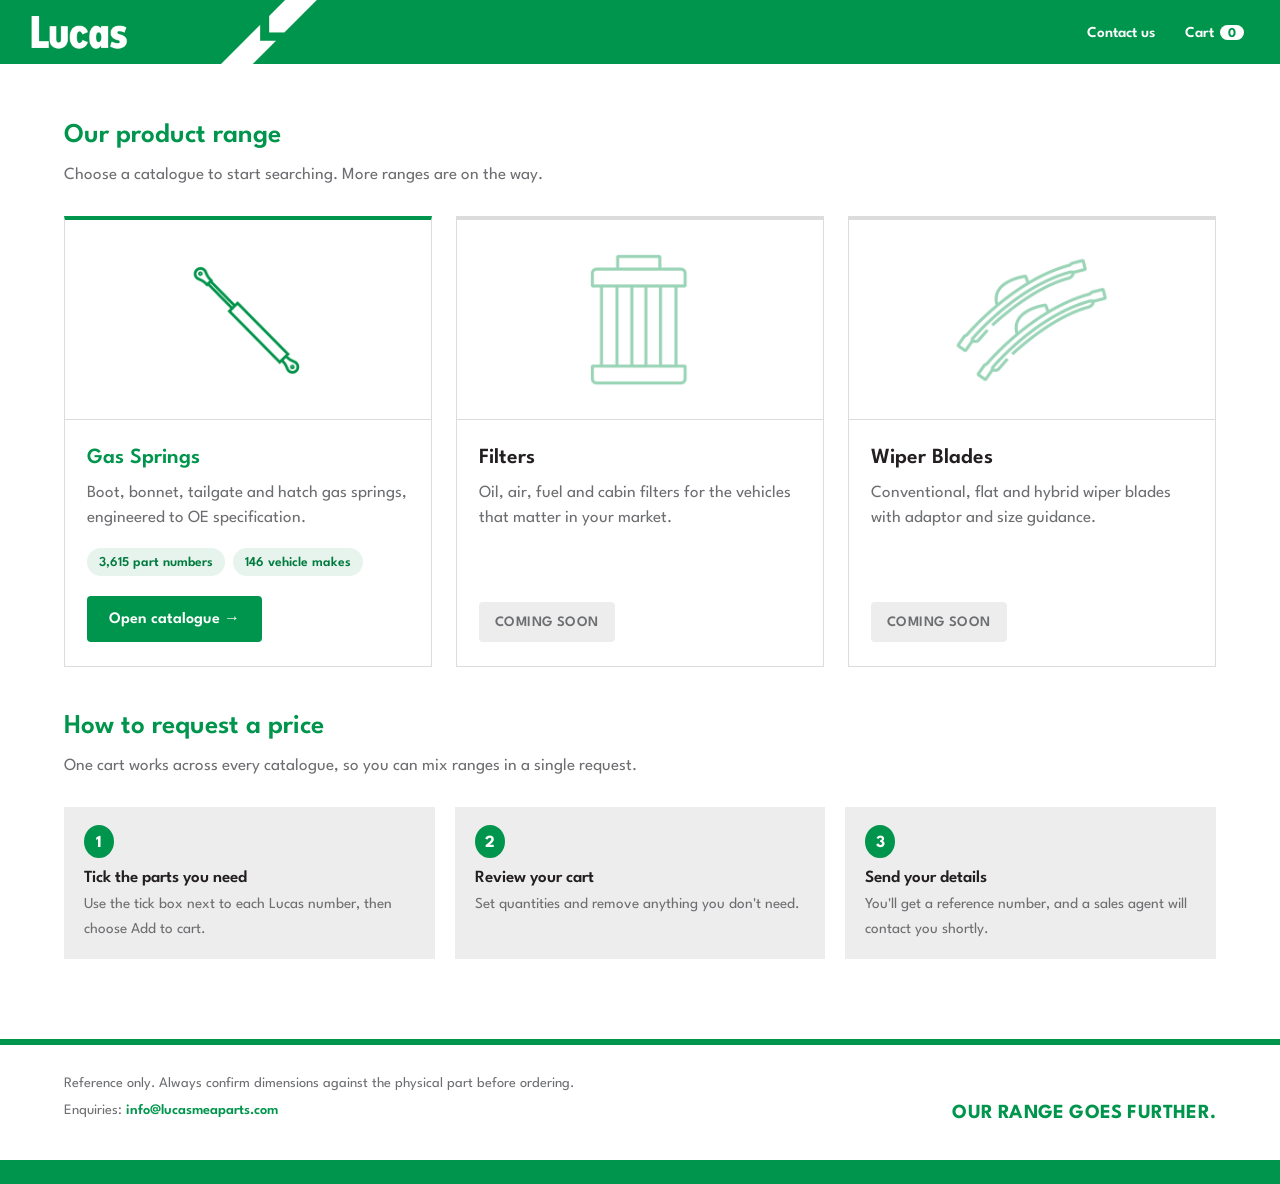
<file: index.html>
<!DOCTYPE html>
<html lang="en">
<head>
<meta charset="UTF-8">
<meta name="viewport" content="width=device-width, initial-scale=1.0">
<title>Lucas Online Catalogues</title>
<meta name="description" content="Search Lucas aftermarket parts by part number, vehicle, OE number or cross-reference. Gas springs available now; filters and wiper blades coming soon.">
<link rel="icon" type="image/png" href="assets/icon-gas-springs.png">
<link rel="stylesheet" href="assets/lucas-brand.css">
<style>
*{box-sizing:border-box;}
body{
  margin:0; background:#fff; color:var(--lucas-grey);
  font-family:var(--lucas-font); font-size:17px; line-height:1.5;
}
.wrap{max-width:1200px; margin:0 auto; padding:0 24px;}
h1,h2,h3{font-family:var(--lucas-font); color:var(--lucas-green); margin:0;}

.btn{
  display:inline-flex; align-items:center; gap:8px; background:var(--lucas-green); color:#fff;
  font-family:var(--lucas-font); font-weight:600; font-size:1rem; text-decoration:none;
  padding:12px 22px 10px; border-radius:4px; transition:background .15s;
}
.btn:hover{background:var(--lucas-green-dark);}
.btn:focus-visible{outline:3px solid var(--lucas-black); outline-offset:2px;}

.range{padding:52px 0 16px;}
.range h2, .range .range-title{font-weight:600; font-size:1.7rem; margin-bottom:6px;}
.range .lead{margin:0 0 28px;}
.grid{display:grid; grid-template-columns:repeat(auto-fit,minmax(280px,1fr)); gap:24px;}

.card{
  background:#fff; border:1px solid var(--lucas-border); border-top:4px solid var(--lucas-green);
  display:flex; flex-direction:column; transition:box-shadow .15s;
}
.card.live:hover{box-shadow:0 8px 24px rgba(35,31,32,0.10);}
.card .media{height:200px; display:flex; align-items:center; justify-content:center; border-bottom:1px solid var(--lucas-border);}
.card .media img{height:170px; width:170px; display:block;}
.card.soon{border-top-color:var(--lucas-border);}
.card.soon .media img{opacity:0.4;}
.card .body{padding:22px 22px 24px; display:flex; flex-direction:column; flex:1;}
.card h3{font-weight:600; font-size:1.35rem; margin-bottom:6px;}
.card.soon h3{color:var(--lucas-black);}
.card .desc{margin:0 0 16px; flex:1;}
.stats{display:flex; gap:8px; flex-wrap:wrap; margin-bottom:20px;}
.stat{background:var(--lucas-green-10); color:var(--lucas-green-dark); font-weight:600; font-size:0.85rem; padding:5px 12px 3px; border-radius:20px;}
.card .btn{align-self:flex-start;}
.badge-soon{
  align-self:flex-start; background:var(--lucas-grey-light); color:var(--lucas-grey);
  font-weight:600; font-size:0.9rem; padding:10px 16px 8px; border-radius:4px; text-transform:uppercase; letter-spacing:0.03em;
}

.bar-nav{margin-left:auto; display:flex; gap:6px; align-items:center;}
.bar-nav a{color:#fff; text-decoration:none; font-weight:600; font-size:0.95rem; padding:8px 12px 6px; border-radius:4px; white-space:nowrap;}
.bar-nav a:hover{background:rgba(255,255,255,0.15);}
.bar-nav b{background:#fff; color:var(--lucas-green); border-radius:20px; padding:2px 8px 0; margin-left:6px; font-size:0.85rem;}
.how{display:grid; grid-template-columns:repeat(3,1fr); gap:20px; margin:0 0 8px; padding:0; list-style:none; counter-reset:step;}
.how li{counter-increment:step; background:var(--lucas-grey-light); padding:18px 20px 16px; position:relative;}
.how li::before{content:counter(step); display:inline-flex; width:30px; height:30px; border-radius:50%; background:var(--lucas-green); color:#fff; font-weight:700; align-items:center; justify-content:center; margin-bottom:8px; padding-top:3px;}
.how b{display:block; color:var(--lucas-black); font-weight:600;}
.how span{font-size:0.95rem;}
footer{margin-top:56px;}
footer .rule{height:6px; background:var(--lucas-green);}
footer .inner{display:flex; justify-content:space-between; align-items:flex-end; gap:16px; flex-wrap:wrap; padding:28px 24px 32px; max-width:1200px; margin:0 auto; font-size:0.9rem;}
footer .notes p{margin:0 0 6px;}
footer a{color:var(--lucas-green); text-decoration:none; font-weight:600;}
footer a:hover{text-decoration:underline;}
footer .strapline{font-weight:700; color:var(--lucas-green); font-size:1.25rem; letter-spacing:0.01em; white-space:nowrap;}
footer .bar{height:24px; background:var(--lucas-green);}

@media (max-width:600px){
  body{font-size:16px;}
  .wrap{padding:0 16px;}
  .range{padding:40px 0 8px;}
  .how{grid-template-columns:1fr;}
  .bar-nav a{padding:6px 8px 4px; font-size:0.85rem;}
  .bar-nav a:first-child{display:none;}
  footer .inner{padding:24px 16px 28px;}
}
</style>
</head>
<body>
<header class="lucas-bar">
  <a href="/" aria-label="Lucas online catalogues home"><img class="lucas-logo" src="assets/lucas-logo.png" alt="Lucas"></a>
  <nav class="bar-nav" aria-label="Main">
    <a href="cart/#contact">Contact us</a>
    <a href="cart/">Cart<b data-cart-count>0</b></a>
  </nav>
</header>

<main class="wrap">
  <section class="range">
    <h1 class="range-title">Our product range</h1>
    <p class="lead">Choose a catalogue to start searching. More ranges are on the way.</p>
    <div class="grid">

      <article class="card live">
        <div class="media"><img src="assets/icon-gas-springs.png" alt=""></div>
        <div class="body">
          <h3>Gas Springs</h3>
          <p class="desc">Boot, bonnet, tailgate and hatch gas springs, engineered to OE specification.</p>
          <div class="stats"><span class="stat">3,615 part numbers</span><span class="stat">146 vehicle makes</span></div>
          <a class="btn" href="gas-springs/">Open catalogue &rarr;</a>
        </div>
      </article>

      <article class="card soon">
        <div class="media"><img src="assets/icon-filters.png" alt=""></div>
        <div class="body">
          <h3>Filters</h3>
          <p class="desc">Oil, air, fuel and cabin filters for the vehicles that matter in your market.</p>
          <span class="badge-soon">Coming soon</span>
        </div>
      </article>

      <article class="card soon">
        <div class="media"><img src="assets/icon-wiper-blades.png" alt=""></div>
        <div class="body">
          <h3>Wiper Blades</h3>
          <p class="desc">Conventional, flat and hybrid wiper blades with adaptor and size guidance.</p>
          <span class="badge-soon">Coming soon</span>
        </div>
      </article>

    </div>
  </section>

  <section class="range" aria-labelledby="howTitle" style="padding-top:24px">
    <h2 id="howTitle">How to request a price</h2>
    <p class="lead">One cart works across every catalogue, so you can mix ranges in a single request.</p>
    <ol class="how">
      <li><b>Tick the parts you need</b><span>Use the tick box next to each Lucas number, then choose Add to cart.</span></li>
      <li><b>Review your cart</b><span>Set quantities and remove anything you don't need.</span></li>
      <li><b>Send your details</b><span>You'll get a reference number, and a sales agent will contact you shortly.</span></li>
    </ol>
  </section>
</main>

<footer>
  <div class="rule"></div>
  <div class="inner">
    <div class="notes">
      <p>Reference only. Always confirm dimensions against the physical part before ordering.</p>
      <p>Enquiries: <a href="mailto:info@lucasmeaparts.com">info@lucasmeaparts.com</a></p>
    </div>
    <div class="strapline">OUR RANGE GOES FURTHER.</div>
  </div>
  <div class="bar"></div>
</footer>
<script src="assets/cart.js"></script>
</body>
</html>
</file>
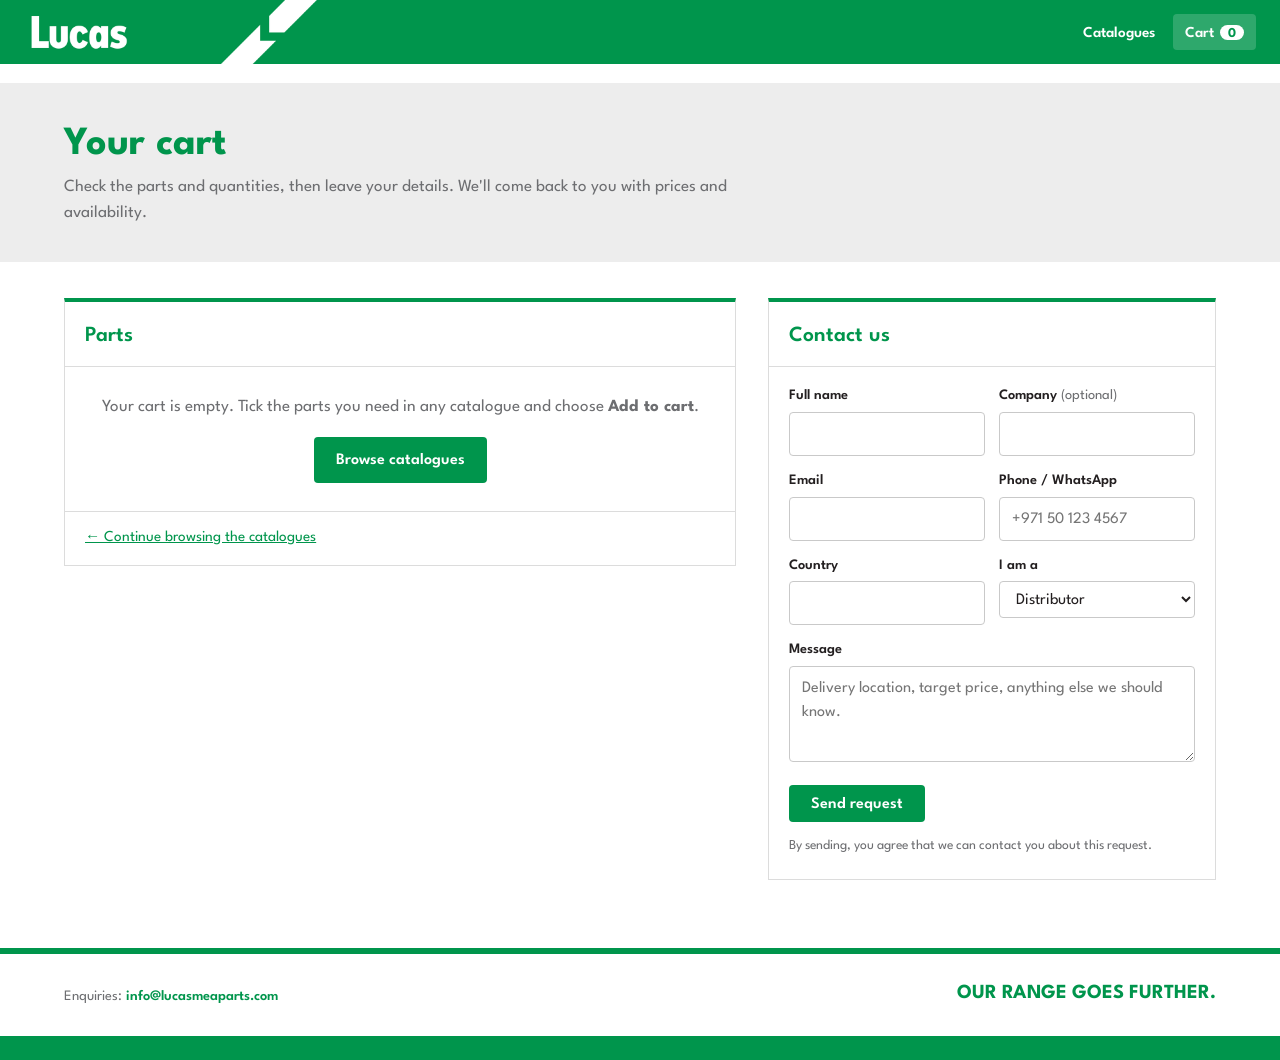
<file: cart/index.html>
<!DOCTYPE html>
<html lang="en">
<head>
<meta charset="UTF-8">
<meta name="viewport" content="width=device-width, initial-scale=1.0">
<title>Your Cart – Lucas Online Catalogues</title>
<meta name="robots" content="noindex">
<link rel="icon" type="image/png" href="/assets/icon-gas-springs.png">
<link rel="stylesheet" href="/assets/lucas-brand.css">
<style>
*{box-sizing:border-box;}
body{margin:0; background:#fff; color:var(--lucas-grey); font-family:var(--lucas-font); font-size:17px; line-height:1.5;}
.wrap{max-width:1200px; margin:0 auto; padding:0 24px;}
h1,h2,h3{font-family:var(--lucas-font); color:var(--lucas-green); margin:0;}
a{color:var(--lucas-green);}
.lucas-bar nav{margin-left:auto; display:flex; gap:6px; align-items:center;}
.lucas-bar nav a{color:#fff; text-decoration:none; font-weight:600; font-size:0.95rem; padding:8px 12px 6px; border-radius:4px; white-space:nowrap;}
.lucas-bar nav a:hover{background:rgba(255,255,255,0.15);}
.lucas-bar nav a.current{background:rgba(255,255,255,0.18);}
.lucas-bar nav b{background:#fff; color:var(--lucas-green); border-radius:20px; padding:2px 8px 0; margin-left:6px; font-size:0.85rem;}

.pagehead{background:var(--lucas-grey-light); padding:40px 0 36px; margin-top:19px;}
.pagehead h1{font-weight:700; font-size:clamp(1.8rem,4vw,2.5rem); line-height:1.1; margin-bottom:8px;}
.pagehead p{margin:0; max-width:680px;}

.layout{display:grid; grid-template-columns:minmax(0,1.5fr) minmax(320px,1fr); gap:32px; padding:36px 24px 20px; align-items:start;}
.panel{border:1px solid var(--lucas-border); border-top:4px solid var(--lucas-green); background:#fff;}
.panel-head{display:flex; justify-content:space-between; align-items:baseline; gap:12px; padding:18px 20px 14px; border-bottom:1px solid var(--lucas-border);}
.panel-head h2{font-size:1.35rem; font-weight:600;}
.panel-head .muted{font-size:0.9rem;}
.linkbtn{background:none; border:0; font:inherit; color:var(--lucas-grey); text-decoration:underline; cursor:pointer; padding:0; font-size:0.9rem;}
.linkbtn:hover{color:var(--lucas-black);}

table{width:100%; border-collapse:collapse; font-size:0.95rem;}
th{text-align:left; font-weight:600; color:var(--lucas-black); background:var(--lucas-grey-light); padding:10px 12px 8px; font-size:0.8rem; text-transform:uppercase; letter-spacing:0.04em;}
td{padding:12px; border-top:1px solid var(--lucas-border); vertical-align:middle;}
td.no{font-weight:700; color:var(--lucas-green); white-space:nowrap;}
td.desc{color:var(--lucas-black);}
td.desc small{display:block; color:var(--lucas-grey); font-size:0.82rem; margin-top:2px;}
td.qty input{width:78px; padding:8px 8px 6px; border:1px solid var(--lucas-border); border-radius:4px; font:inherit; text-align:center;}
td.rm button{background:none; border:0; cursor:pointer; color:var(--lucas-grey); font:inherit; font-size:0.85rem; text-decoration:underline; padding:4px;}
td.rm button:hover{color:#b3261e;}
.cat-row td{background:#f7f7f7; font-weight:600; color:var(--lucas-black); font-size:0.85rem; text-transform:uppercase; letter-spacing:0.04em; padding:8px 12px 6px;}
.empty{padding:28px 20px; text-align:center;}
.empty p{margin:0 0 16px;}
.continue{padding:14px 20px 16px; border-top:1px solid var(--lucas-border); font-size:0.95rem;}

.btn{display:inline-flex; align-items:center; justify-content:center; gap:8px; background:var(--lucas-green); color:#fff; font-family:var(--lucas-font); font-weight:600; font-size:1rem; text-decoration:none; padding:12px 22px 10px; border-radius:4px; border:0; cursor:pointer;}
.btn:hover{background:var(--lucas-green-dark);}
.btn:disabled{opacity:0.6; cursor:progress;}
.btn:focus-visible, input:focus-visible, select:focus-visible, textarea:focus-visible, .linkbtn:focus-visible{outline:3px solid var(--lucas-black); outline-offset:2px;}

form{padding:18px 20px 22px; display:grid; gap:14px;}
.two{display:grid; grid-template-columns:1fr 1fr; gap:14px;}
label{display:block; font-weight:600; color:var(--lucas-black); font-size:0.9rem; margin-bottom:5px;}
label .opt{font-weight:400; color:var(--lucas-grey);}
input[type=text],input[type=email],input[type=tel],select,textarea{width:100%; padding:10px 12px 8px; border:1px solid #c9c9c9; border-radius:4px; font:inherit; font-size:1rem; color:var(--lucas-black); background:#fff;}
textarea{min-height:96px; resize:vertical;}
.invalid{border-color:#b3261e!important; background:#fdf3f2!important;}
.err{display:none; color:#b3261e; font-size:0.85rem; margin-top:4px;}
.invalid + .err{display:block;}
.note{font-size:0.85rem;}
.status{display:none; padding:12px 14px; border-radius:4px; font-size:0.95rem;}
.status.show{display:block;}
.status.bad{background:#fdf3f2; color:#8c1d18; border:1px solid #f2c7c3;}

.thanks{max-width:720px; margin:40px auto 20px; text-align:center; padding:40px 24px; border:1px solid var(--lucas-border); border-top:4px solid var(--lucas-green);}
.thanks .tick{width:64px; height:64px; border-radius:50%; background:var(--lucas-green); display:flex; align-items:center; justify-content:center; margin:0 auto 18px;}
.thanks h1{font-size:clamp(1.7rem,4vw,2.3rem); margin-bottom:10px;}
.ref{display:inline-flex; align-items:center; gap:12px; margin:18px 0 8px; padding:14px 18px 12px; background:var(--lucas-green-10); border:1px dashed var(--lucas-green); border-radius:6px; flex-wrap:wrap; justify-content:center;}
.ref span{font-size:0.85rem; text-transform:uppercase; letter-spacing:0.05em; color:var(--lucas-grey);}
.ref strong{font-size:1.6rem; color:var(--lucas-black); letter-spacing:0.04em;}
.ref button{font:inherit; font-size:0.85rem; background:#fff; border:1px solid var(--lucas-green); color:var(--lucas-green); border-radius:4px; padding:6px 10px 4px; cursor:pointer;}
.thanks .sub{max-width:520px; margin:10px auto 26px;}
.ty-actions{display:flex; gap:12px; justify-content:center; flex-wrap:wrap;}
.btn.outline{background:#fff; color:var(--lucas-green); border:2px solid var(--lucas-green); padding:10px 20px 8px;}
.btn.outline:hover{background:var(--lucas-green-10);}

footer{margin-top:48px;}
footer .rule{height:6px; background:var(--lucas-green);}
footer .inner{display:flex; justify-content:space-between; align-items:flex-end; gap:16px; flex-wrap:wrap; padding:24px 24px 28px; max-width:1200px; margin:0 auto; font-size:0.9rem;}
footer a{font-weight:600; text-decoration:none;}
footer .strapline{font-weight:700; color:var(--lucas-green); font-size:1.25rem; white-space:nowrap;}
footer .bar{height:24px; background:var(--lucas-green);}

@media (max-width:900px){ .layout{grid-template-columns:1fr;} }
@media (max-width:600px){
  body{font-size:16px;}
  .wrap{padding:0 16px;} .layout{padding:24px 16px 12px;}
  .lucas-bar nav a{padding:6px 8px 4px; font-size:0.85rem;}
  .lucas-bar nav a:first-child{display:none;}
  .two{grid-template-columns:1fr;}
  thead{display:none;}
  table, tbody, tr, td{display:block; width:100%;}
  tr.item{display:grid; grid-template-columns:1fr auto; gap:2px 12px; padding:12px 16px; border-top:1px solid var(--lucas-border);}
  tr.item td{border:0; padding:0;}
  tr.item td.no{grid-column:1;} tr.item td.qty{grid-column:2; grid-row:1 / span 2;}
  tr.item td.desc{grid-column:1;} tr.item td.oe{grid-column:1; font-size:0.85rem;}
  tr.item td.rm{grid-column:2; text-align:right;}
  tr.item td.oe::before{content:"OE: ";}
  .cat-row td{padding:8px 16px 6px;}
}
</style>
</head>
<body>
<header class="lucas-bar">
  <a href="/" aria-label="Lucas online catalogues home"><img class="lucas-logo" src="/assets/lucas-logo.png" alt="Lucas"></a>
  <nav aria-label="Main">
    <a href="/">Catalogues</a>
    <a href="/cart/" class="current" aria-current="page">Cart<b data-cart-count>0</b></a>
  </nav>
</header>

<div id="app">
  <section class="pagehead">
    <div class="wrap">
      <h1 id="title">Your cart</h1>
      <p id="intro">Check the parts and quantities, then leave your details. We'll come back to you with prices and availability.</p>
    </div>
  </section>

  <div class="wrap layout">
    <section class="panel" aria-labelledby="partsTitle">
      <div class="panel-head">
        <h2 id="partsTitle">Parts <span class="muted" id="partsCount"></span></h2>
        <button type="button" class="linkbtn" id="clearAll" hidden>Remove all</button>
      </div>
      <div id="items"></div>
      <div class="continue"><a href="/">&larr; Continue browsing the catalogues</a></div>
    </section>

    <section class="panel" aria-labelledby="formTitle" id="contact">
      <div class="panel-head"><h2 id="formTitle">Request for price</h2></div>
      <form id="rfq" novalidate>
        <div class="two">
          <div><label for="f-name">Full name</label><input type="text" id="f-name" autocomplete="name" required><div class="err">Enter your name.</div></div>
          <div><label for="f-company">Company <span class="opt">(optional)</span></label><input type="text" id="f-company" autocomplete="organization"></div>
        </div>
        <div class="two">
          <div><label for="f-email">Email</label><input type="email" id="f-email" autocomplete="email" required><div class="err">Enter an email address like name@company.com.</div></div>
          <div><label for="f-phone">Phone / WhatsApp</label><input type="tel" id="f-phone" autocomplete="tel" placeholder="+971 50 123 4567" required><div class="err">Enter a phone number.</div></div>
        </div>
        <div class="two">
          <div><label for="f-country">Country</label><input type="text" id="f-country" autocomplete="country-name" required><div class="err">Enter your country.</div></div>
          <div><label for="f-type">I am a</label>
            <select id="f-type"><option>Distributor</option><option>Parts store</option><option>Workshop</option><option>Fleet operator</option><option>Other</option></select></div>
        </div>
        <div><label for="f-msg">Message <span class="opt" id="msgOpt">(optional)</span></label>
          <textarea id="f-msg" placeholder="Delivery location, target price, anything else we should know."></textarea><div class="err">Tell us what you need.</div></div>
        <input type="checkbox" id="botcheck" tabindex="-1" autocomplete="off" style="display:none" aria-hidden="true">
        <div><button class="btn" type="submit" id="sendBtn">Send request</button></div>
        <p class="note" style="margin:0">By sending, you agree that we can contact you about this request.</p>
        <div class="status bad" id="status" role="alert"></div>
      </form>
    </section>
  </div>
</div>

<footer>
  <div class="rule"></div>
  <div class="inner">
    <div>Enquiries: <a href="mailto:info@lucasmeaparts.com">info@lucasmeaparts.com</a></div>
    <div class="strapline">OUR RANGE GOES FURTHER.</div>
  </div>
  <div class="bar"></div>
</footer>

<script src="/assets/cart.js"></script>
<script src="/assets/rfq-excel.js"></script>
<script src="/assets/rfq-link.js"></script>
<script>
(function(){
  'use strict';
  var EMAIL = 'info@lucasmeaparts.com';
  // Main handler: Google Apps Script web app (emails sales with the Excel attached + confirms to the customer).
  // Paste the Web app URL (ends in /exec) between the quotes. Leave empty to use the backup below only.
  var RFQ_ENDPOINT = '';
  // Backup: Web3Forms (same inbox as the Stravik site). Used if the main handler is not set up or fails.
  var W3F_KEY = '9c667917-0eb8-4e60-b6f0-0dd8276a0b08';
  var cart = window.LucasCart;
  var $ = function(id){ return document.getElementById(id); };
  function esc(s){ return String(s == null ? '' : s).replace(/&/g,'&amp;').replace(/</g,'&lt;').replace(/>/g,'&gt;').replace(/"/g,'&quot;'); }

  function render(){
    var items = cart.items();
    var box = $('items');
    $('clearAll').hidden = items.length === 0;
    $('partsCount').textContent = items.length ? '(' + items.length + ')' : '';
    $('formTitle').textContent = items.length ? 'Request for price' : 'Contact us';
    $('msgOpt').textContent = items.length ? '(optional)' : '';
    if (!items.length){
      box.innerHTML = '<div class="empty"><p>Your cart is empty. Tick the parts you need in any catalogue and choose <b>Add to cart</b>.</p><a class="btn" href="/">Browse catalogues</a></div>';
      return;
    }
    var groups = {}, order = [];
    items.forEach(function(it){ var c = it.catalogue || 'Other'; if(!groups[c]){ groups[c] = []; order.push(c); } groups[c].push(it); });
    var html = '<table><thead><tr><th>Lucas no.</th><th>Vehicle / application</th><th>OE no.</th><th>Qty</th><th><span style="position:absolute;left:-9999px">Remove</span></th></tr></thead><tbody>';
    order.forEach(function(c){
      if (order.length > 1 || c) html += '<tr class="cat-row"><td colspan="5">' + esc(c) + '</td></tr>';
      groups[c].forEach(function(it){
        html += '<tr class="item" data-no="' + esc(it.no) + '" data-cat="' + esc(it.catalogue) + '">' +
          '<td class="no">' + esc(it.no) + '</td>' +
          '<td class="desc">' + esc(it.make) + (it.app ? '<small>' + esc(it.app) + '</small>' : '') + '</td>' +
          '<td class="oe">' + esc(it.oe || '–') + '</td>' +
          '<td class="qty"><input type="number" min="1" max="99999" inputmode="numeric" value="' + (it.qty || 1) + '" aria-label="Quantity for ' + esc(it.no) + '"></td>' +
          '<td class="rm"><button type="button" aria-label="Remove ' + esc(it.no) + '">Remove</button></td></tr>';
      });
    });
    box.innerHTML = html + '</tbody></table>';
  }

  $('items').addEventListener('change', function(e){
    var tr = e.target.closest('tr.item'); if (!tr || !e.target.matches('.qty input')) return;
    cart.setQty(tr.getAttribute('data-no'), tr.getAttribute('data-cat'), e.target.value);
  });
  $('items').addEventListener('click', function(e){
    var b = e.target.closest('.rm button'); if (!b) return;
    var tr = b.closest('tr.item'); cart.remove(tr.getAttribute('data-no'), tr.getAttribute('data-cat'));
  });
  $('clearAll').addEventListener('click', function(){ if (confirm('Remove all parts from your cart?')) cart.clear(); });
  cart.onChange(render);
  render();

  function makeRef(){
    var d = new Date(), p = function(n){ return (n < 10 ? '0' : '') + n; };
    var chars = 'ABCDEFGHJKLMNPQRSTUVWXYZ23456789', s = '', r = new Uint32Array(4);
    (window.crypto || window.msCrypto).getRandomValues(r);
    for (var i = 0; i < 4; i++) s += chars[r[i] % chars.length];
    return 'LMEA-' + String(d.getFullYear()).slice(2) + p(d.getMonth() + 1) + p(d.getDate()) + '-' + s;
  }

  var form = $('rfq'), btn = $('sendBtn'), status = $('status');
  form.addEventListener('submit', function(ev){
    ev.preventDefault();
    var items = cart.items();
    var v = function(id){ return $(id).value.trim(); };
    var checks = [['f-name', function(x){ return x.length > 0; }],
                  ['f-email', function(x){ return /^[^@\s]+@[^@\s]+\.[^@\s]+$/.test(x); }],
                  ['f-phone', function(x){ return x.replace(/\D/g,'').length >= 6; }],
                  ['f-country', function(x){ return x.length > 0; }],
                  ['f-msg', function(x){ return items.length > 0 || x.length > 0; }]];
    var firstBad = null;
    checks.forEach(function(c){ var el = $(c[0]), ok = c[1](el.value.trim()); el.classList.toggle('invalid', !ok); if (!ok && !firstBad) firstBad = el; });
    if (firstBad){ firstBad.focus(); return; }

    var ref = makeRef();
    var partsText = items.length ? items.map(function(it, i){
      return (i + 1) + '. ' + it.no + '  x ' + it.qty + '  |  ' + (it.catalogue || '') + '  |  ' + [it.make, it.app].filter(Boolean).join(' ') + (it.oe ? '  |  OE ' + it.oe : '');
    }).join('\n') : '(no parts, general enquiry)';
    var totalQty = items.reduce(function(s, it){ return s + (parseInt(it.qty, 10) || 1); }, 0);
    var who = v('f-company') || v('f-name');
    var subject = (items.length ? 'Price request ' : 'Enquiry ') + ref + ' | ' + items.length + ' part' + (items.length === 1 ? '' : 's') + ' | ' + who;
    var bodyText = 'Reference: ' + ref + '\nName: ' + v('f-name') + '\nCompany: ' + v('f-company') + '\nEmail: ' + v('f-email') +
      '\nPhone: ' + v('f-phone') + '\nCountry: ' + v('f-country') + '\nI am a: ' + v('f-type') +
      '\n\nParts (' + items.length + ' lines, ' + totalQty + ' pcs):\n' + partsText + '\n\nMessage:\n' + (v('f-msg') || '-');

    btn.disabled = true; btn.textContent = 'Sending…'; status.classList.remove('show');
    var req = { ref: ref, date: new Date(), name: v('f-name'), company: v('f-company'), email: v('f-email'), phone: v('f-phone'),
                country: v('f-country'), type: v('f-type'), message: v('f-msg'), items: items };
    var excelBlob = null;

    // 1) Build the Excel file (skipped for enquiries without parts; a failure here never blocks sending)
    var excelStep = (items.length && window.LucasRFQExcel)
      ? LucasRFQExcel.build(req).then(function(b){ excelBlob = b; return blobToBase64(b); }).catch(function(e){ console.warn('Excel not created', e); return null; })
      : Promise.resolve(null);

    // 2) Link that rebuilds the Excel file for the sales team (works with any email service, no attachment needed)
    var linkStep = (items.length && window.LucasRFQLink)
      ? LucasRFQLink.make(req).catch(function(e){ console.warn('Link not created', e); return ''; })
      : Promise.resolve('');
    var excelLink = '';

    Promise.all([excelStep, linkStep]).then(function(res){
      var b64 = res[0]; excelLink = res[1];
      // 2) Main handler (Apps Script): sales email with Excel + customer confirmation
      if (!RFQ_ENDPOINT) return sendBackup();
      return fetch(RFQ_ENDPOINT, {
        method: 'POST', redirect: 'follow',
        headers: { 'Content-Type': 'text/plain;charset=utf-8' },   // plain text avoids a CORS preflight
        body: JSON.stringify({
          ref: ref, name: req.name, company: req.company, email: req.email, phone: req.phone, country: req.country,
          type: req.type, message: req.message, botcheck: $('botcheck').checked, page: location.href,
          items: items.map(function(it){ return { no: it.no, catalogue: it.catalogue, make: it.make, app: it.app, oe: it.oe, qty: it.qty }; }),
          excel: b64 ? { name: LucasRFQExcel.fileName(ref), base64: b64 } : null,
          link: excelLink
        })
      }).then(function(r){ return r.json(); }).then(function(j){
        if (!j || !j.success) throw new Error(j && j.message || 'Request not accepted');
        return { confirmation: !!j.confirmation };
      }).catch(function(err){
        console.warn('Main handler failed, using backup:', err);
        if (/too many requests/i.test(err.message || '')) throw err;
        return sendBackup();
      });
    }).then(function(result){
      var name = v('f-name').split(' ')[0], email = v('f-email');
      cart.clear();
      thankYou(ref, name, email, items.length, result && result.confirmation, excelBlob);
    }).catch(function(err){
      var href = 'mailto:' + EMAIL + '?subject=' + encodeURIComponent(subject) + '&body=' + encodeURIComponent(bodyText);
      status.innerHTML = '<b>Your request wasn\'t sent.</b> Check your connection and try again, or <a href="' + href + '">email it to ' + EMAIL + '</a> instead. Your cart has been kept.<br><small>Details: ' + esc(err.message || 'Could not reach the form service') + '</small>';
      status.classList.add('show');
    }).then(function(){ btn.disabled = false; btn.textContent = 'Send request'; });

    function sendBackup(){
      return fetch('https://api.web3forms.com/submit', {
        method: 'POST',
        headers: { 'Content-Type': 'application/json', 'Accept': 'application/json' },
        body: JSON.stringify({
          access_key: W3F_KEY, subject: subject, from_name: 'Lucas online catalogue', replyto: v('f-email'),
          botcheck: $('botcheck').checked,
          reference: ref,
          'Excel parts list': excelLink || '(no parts, general enquiry)',
          name: v('f-name'), company: v('f-company'), email: v('f-email'), phone: v('f-phone'),
          country: v('f-country'), customer_type: v('f-type'),
          parts_count: items.length + ' lines, ' + totalQty + ' pcs', parts: partsText, message: v('f-msg') || '-'
        })
      }).then(function(r){
        return r.json().catch(function(){ return {}; }).then(function(j){ if (!r.ok || !j.success) throw new Error(j.message || ('Status ' + r.status)); return { confirmation: false }; });
      });
    }
  });

  function blobToBase64(blob){
    return new Promise(function(resolve, reject){
      var fr = new FileReader();
      fr.onload = function(){ resolve(String(fr.result).split(',')[1] || ''); };
      fr.onerror = function(){ reject(fr.error); };
      fr.readAsDataURL(blob);
    });
  }

  // Start loading the Excel library as soon as someone begins filling in the form
  form.addEventListener('focusin', function once(){ form.removeEventListener('focusin', once); if (window.LucasRFQExcel) LucasRFQExcel.preload().catch(function(){}); });

  function thankYou(ref, name, email, n, confirmed, excelBlob){
    $('app').innerHTML =
      '<div class="wrap"><section class="thanks" aria-labelledby="tyTitle">' +
      '<div class="tick" aria-hidden="true"><svg width="34" height="34" viewBox="0 0 24 24" fill="none" stroke="#fff" stroke-width="3" stroke-linecap="round" stroke-linejoin="round"><path d="M5 12.5l4.5 4.5L19 7.5"/></svg></div>' +
      '<h1 id="tyTitle" tabindex="-1">Thank you' + (name ? ', ' + esc(name) : '') + '</h1>' +
      '<p>' + (n ? 'Your request for price has been received.' : 'Your enquiry has been received.') + '</p>' +
      '<div class="ref"><span>Your reference number</span><strong id="refNo">' + esc(ref) + '</strong><button type="button" id="copyRef">Copy</button></div>' +
      '<p class="sub">A sales agent will contact you shortly at <b>' + esc(email) + '</b>.' +
        (confirmed ? ' We\'ve also emailed you a confirmation with your reference number and parts list.' : '') +
        ' Please quote this reference number in any correspondence.</p>' +
      '<div class="ty-actions">' +
        (excelBlob ? '<a class="btn outline" id="dlExcel" download="' + esc(LucasRFQExcel.fileName(ref)) + '">Download your parts list (Excel)</a>' : '') +
        '<a class="btn" href="/">Back to catalogues</a>' +
      '</div>' +
      '</section></div>';
    var h = $('tyTitle'); h.focus(); window.scrollTo(0, 0);
    if (excelBlob) $('dlExcel').href = URL.createObjectURL(excelBlob);
    $('copyRef').addEventListener('click', function(){
      var b = this;
      (navigator.clipboard ? navigator.clipboard.writeText(ref) : Promise.reject()).then(function(){ b.textContent = 'Copied'; }, function(){ b.textContent = 'Select and copy'; });
    });
  }
})();
</script>
</body>
</html>
</file>
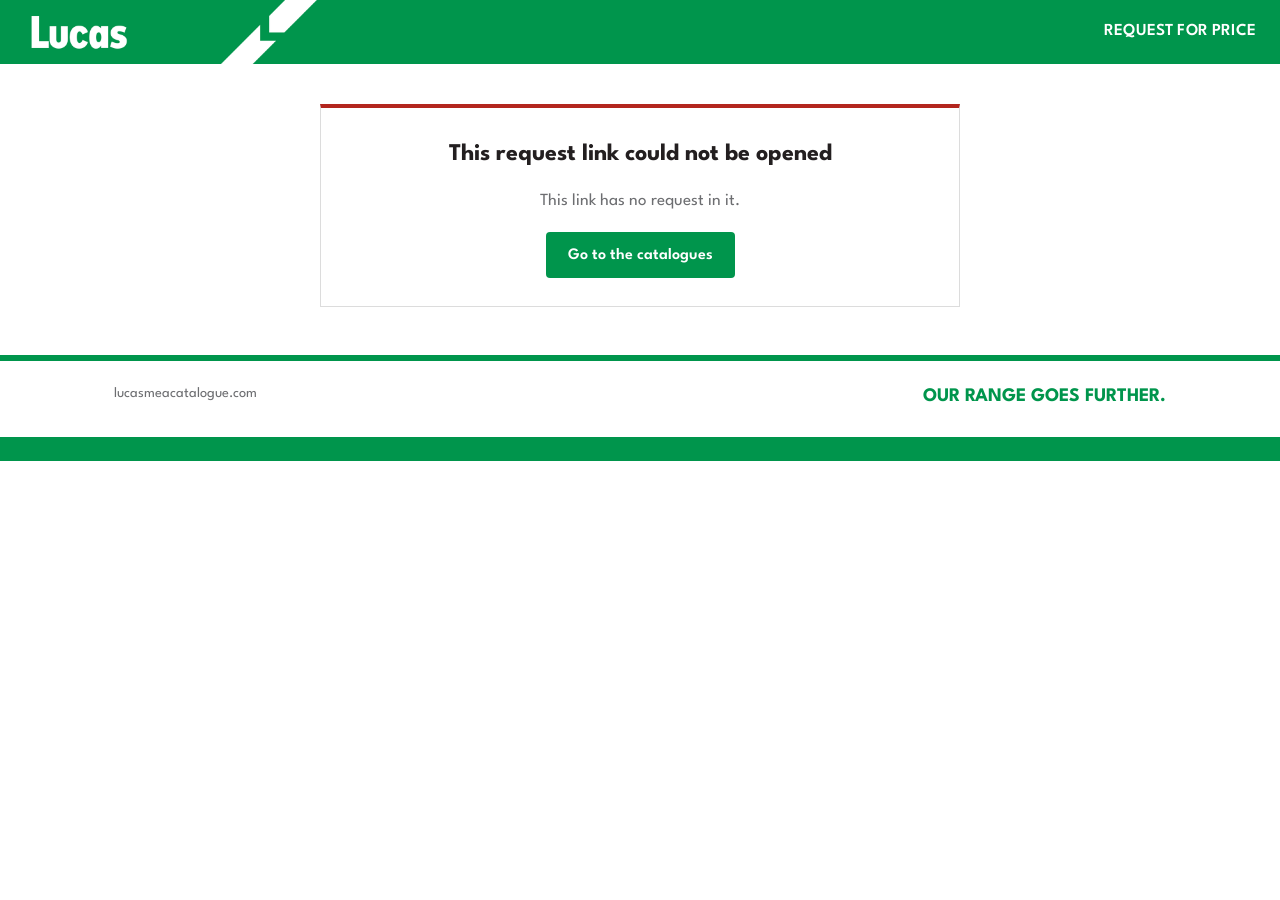
<file: rfq/index.html>
<!DOCTYPE html>
<html lang="en">
<head>
<meta charset="UTF-8">
<meta name="viewport" content="width=device-width, initial-scale=1.0">
<title>Request for Price – Lucas Online Catalogues</title>
<meta name="robots" content="noindex, nofollow">
<meta name="referrer" content="no-referrer">
<link rel="icon" type="image/png" href="/assets/icon-gas-springs.png">
<link rel="stylesheet" href="/assets/lucas-brand.css">
<style>
*{box-sizing:border-box;}
body{margin:0; background:#fff; color:var(--lucas-grey); font-family:var(--lucas-font); font-size:17px; line-height:1.5;}
.wrap{max-width:1100px; margin:0 auto; padding:0 24px;}
h1,h2{font-family:var(--lucas-font); color:var(--lucas-green); margin:0;}
a{color:var(--lucas-green);}
.pagehead{background:var(--lucas-grey-light); padding:36px 0 32px; margin-top:19px;}
.pagehead .eyebrow{text-transform:uppercase; letter-spacing:0.06em; font-size:0.85rem; font-weight:600;}
.pagehead h1{font-weight:700; font-size:clamp(1.7rem,4vw,2.4rem); line-height:1.1; margin:4px 0 8px; color:var(--lucas-black);}
.pagehead p{margin:0 0 18px;}
.actions{display:flex; gap:12px; flex-wrap:wrap; align-items:center;}
.btn{display:inline-flex; align-items:center; gap:8px; background:var(--lucas-green); color:#fff; font-family:var(--lucas-font); font-weight:600; font-size:1rem; text-decoration:none; padding:12px 22px 10px; border-radius:4px; border:0; cursor:pointer;}
.btn:hover{background:var(--lucas-green-dark);}
.btn:disabled{opacity:0.6; cursor:progress;}
.btn.outline{background:#fff; color:var(--lucas-green); border:2px solid var(--lucas-green); padding:10px 20px 8px;}
.btn.outline:hover{background:var(--lucas-green-10);}
.btn:focus-visible{outline:3px solid var(--lucas-black); outline-offset:2px;}
.note{font-size:0.9rem;}
section{margin:32px 0;}
section h2{font-size:1.3rem; font-weight:600; margin-bottom:10px;}
table{width:100%; border-collapse:collapse; font-size:0.95rem;}
.details td{border:1px solid var(--lucas-border); padding:8px 12px 6px; vertical-align:top; color:var(--lucas-black);}
.details td:first-child{width:180px; background:var(--lucas-grey-light); color:var(--lucas-grey); font-weight:600; font-size:0.85rem;}
.parts th{text-align:left; font-weight:600; color:#fff; background:var(--lucas-green); padding:10px 12px 8px; font-size:0.8rem; text-transform:uppercase; letter-spacing:0.04em;}
.parts td{padding:10px 12px 8px; border-bottom:1px solid var(--lucas-border); vertical-align:top; color:var(--lucas-black);}
.parts td.no{font-weight:700; color:var(--lucas-green); white-space:nowrap;}
.parts td small{display:block; color:var(--lucas-grey); font-size:0.82rem;}
.parts td.qty{text-align:center; font-weight:700;}
.parts tr.total td{background:var(--lucas-green-10); font-weight:700; border-top:2px solid var(--lucas-green);}
.scroll{overflow-x:auto; border:1px solid var(--lucas-border);}
.error{margin:40px auto; max-width:640px; padding:28px; border:1px solid var(--lucas-border); border-top:4px solid #b3261e; text-align:center;}
.error h1{color:var(--lucas-black); font-size:1.5rem; margin-bottom:8px;}
footer{margin-top:48px;}
footer .rule{height:6px; background:var(--lucas-green);}
footer .inner{display:flex; justify-content:space-between; gap:16px; flex-wrap:wrap; padding:22px 24px 26px; max-width:1100px; margin:0 auto; font-size:0.9rem;}
footer .strapline{font-weight:700; color:var(--lucas-green); font-size:1.2rem;}
footer .bar{height:24px; background:var(--lucas-green);}
@media (max-width:600px){ body{font-size:16px;} .wrap{padding:0 16px;} .details td:first-child{width:120px;} .parts th:nth-child(4), .parts td:nth-child(4){display:none;} }
</style>
</head>
<body>
<header class="lucas-bar">
  <a href="/" aria-label="Lucas online catalogues home"><img class="lucas-logo" src="/assets/lucas-logo.png" alt="Lucas"></a>
  <span class="bar-title">Request for price</span>
</header>

<main id="app">
  <div class="wrap"><p style="padding:40px 0">Loading the request…</p></div>
</main>

<footer>
  <div class="rule"></div>
  <div class="inner"><span>lucasmeacatalogue.com</span><span class="strapline">OUR RANGE GOES FURTHER.</span></div>
  <div class="bar"></div>
</footer>

<script src="/assets/rfq-link.js"></script>
<script src="/assets/rfq-excel.js"></script>
<script>
(function(){
  'use strict';
  var app = document.getElementById('app');
  function esc(s){ return String(s == null ? '' : s).replace(/&/g,'&amp;').replace(/</g,'&lt;').replace(/>/g,'&gt;').replace(/"/g,'&quot;'); }
  function pad(n){ return (n < 10 ? '0' : '') + n; }
  function fmt(d){ return pad(d.getDate()) + '/' + pad(d.getMonth() + 1) + '/' + d.getFullYear() + ' ' + pad(d.getHours()) + ':' + pad(d.getMinutes()); }

  window.addEventListener('hashchange', function(){ location.reload(); });
  LucasRFQLink.read(location.hash).then(function(req){
    document.title = 'Request for Price ' + req.ref + ' – Lucas';
    var total = req.items.reduce(function(s, it){ return s + (Number(it.qty) || 0); }, 0);
    var rows = [['Reference', '<b>' + esc(req.ref) + '</b>'], ['Received', esc(fmt(req.date))], ['Name', esc(req.name)], ['Company', esc(req.company || '–')],
      ['Email', req.email ? '<a href="mailto:' + esc(req.email) + '?subject=' + encodeURIComponent('Your request for price ' + req.ref) + '">' + esc(req.email) + '</a>' : '–'],
      ['Phone / WhatsApp', esc(req.phone || '–')], ['Country', esc(req.country || '–')], ['Customer type', esc(req.type || '–')],
      ['Message', esc(req.message || '–').replace(/\n/g, '<br>')]];
    app.innerHTML =
      '<div class="pagehead"><div class="wrap">' +
        '<div class="eyebrow">Request for price</div>' +
        '<h1>' + esc(req.ref) + '</h1>' +
        '<p>' + esc(req.company || req.name) + ' · ' + req.items.length + ' line' + (req.items.length === 1 ? '' : 's') + ', ' + total + ' pcs · ' + esc(fmt(req.date)) + '</p>' +
        '<div class="actions">' +
          (req.items.length ? '<button class="btn" id="dl" type="button">Download Excel</button>' : '') +
          (req.email ? '<a class="btn outline" href="mailto:' + esc(req.email) + '?subject=' + encodeURIComponent('Your request for price ' + req.ref) + '">Reply to customer</a>' : '') +
        '</div>' +
        '<p class="note" id="dlNote" style="margin:10px 0 0"></p>' +
      '</div></div>' +
      '<div class="wrap">' +
        '<section><h2>Customer</h2><table class="details">' + rows.map(function(r){ return '<tr><td>' + r[0] + '</td><td>' + r[1] + '</td></tr>'; }).join('') + '</table></section>' +
        (req.items.length ? '<section><h2>Parts</h2><div class="scroll"><table class="parts"><thead><tr><th>#</th><th>Lucas no.</th><th>Vehicle / application</th><th>OE no.</th><th style="text-align:center">Qty</th></tr></thead><tbody>' +
          req.items.map(function(it, i){
            return '<tr><td>' + (i + 1) + '</td><td class="no">' + esc(it.no) + '<small>' + esc(it.catalogue) + '</small></td><td>' + esc(it.make) + (it.app ? '<small>' + esc(it.app) + '</small>' : '') + '</td><td>' + esc(it.oe || '–') + '</td><td class="qty">' + esc(it.qty) + '</td></tr>';
          }).join('') +
          '<tr class="total"><td colspan="4" style="text-align:right">Total</td><td class="qty">' + total + '</td></tr></tbody></table></div></section>' : '') +
      '</div>';

    var btn = document.getElementById('dl'), note = document.getElementById('dlNote');
    if (btn) {
      LucasRFQExcel.preload().catch(function(){});
      btn.addEventListener('click', function(){
        btn.disabled = true; btn.textContent = 'Preparing Excel…'; note.textContent = '';
        LucasRFQExcel.build(req).then(function(blob){
          var a = document.createElement('a');
          a.href = URL.createObjectURL(blob); a.download = LucasRFQExcel.fileName(req.ref);
          document.body.appendChild(a); a.click(); a.remove();
          setTimeout(function(){ URL.revokeObjectURL(a.href); }, 60000);
          note.textContent = 'Downloaded ' + LucasRFQExcel.fileName(req.ref) + '.';
        }).catch(function(e){
          note.textContent = 'The Excel file could not be created: ' + (e && e.message || e) + '. Please try again.';
        }).then(function(){ btn.disabled = false; btn.textContent = 'Download Excel'; });
      });
    }
  }).catch(function(err){
    app.innerHTML = '<div class="wrap"><div class="error"><h1>This request link could not be opened</h1><p>' + esc(err.message) + '</p><a class="btn" href="/">Go to the catalogues</a></div></div>';
  });
})();
</script>
</body>
</html>
</file>
<file: assets/lucas-brand.css>
/* Lucas brand layer — per Lucas Brand Standards (July 2025)
   Primary: Pantone 355 / #00954C · Secondary: black (RGB 35/31/32)
   Typeface: League Spartan Regular / SemiBold / Bold, self-hosted (no Google servers) */

@font-face{font-family:"League Spartan";src:url("fonts/league-spartan-latin-400-normal.woff2") format("woff2");font-weight:400;font-style:normal;font-display:swap;}
@font-face{font-family:"League Spartan";src:url("fonts/league-spartan-latin-600-normal.woff2") format("woff2");font-weight:600;font-style:normal;font-display:swap;}
@font-face{font-family:"League Spartan";src:url("fonts/league-spartan-latin-700-normal.woff2") format("woff2");font-weight:700;font-style:normal;font-display:swap;}

:root{
  --lucas-green:#00954C;
  --lucas-green-dark:#007a3e;
  --lucas-green-10:#e6f4ed;
  --lucas-green-20:#cceadb;
  --lucas-black:#231F20;
  --lucas-grey:#6d6e71;
  --lucas-grey-light:#ededed;
  --lucas-border:#dcdcdc;
  --lucas-font:"League Spartan","Noto Sans","Noto Sans Arabic",Arial,sans-serif;
}

/* Brand bar: logo aligned top-left, bar extends to the right */
.lucas-bar{
  background:var(--lucas-green); color:#fff; height:64px;
  display:flex; align-items:center; gap:16px; padding:0 24px 0 0;
}
.lucas-bar .lucas-logo{height:64px; width:auto; display:block; flex-shrink:0;}
.lucas-bar .bar-title{font-family:var(--lucas-font); font-weight:600; font-size:1.05rem; letter-spacing:0.01em; text-transform:uppercase; margin-left:auto; white-space:nowrap;}
@media (max-width:600px){
  .lucas-bar{height:48px; padding-right:16px;}
  .lucas-bar .lucas-logo{height:48px;}
  .lucas-bar .bar-title{font-size:0.85rem;}
}
</file>
